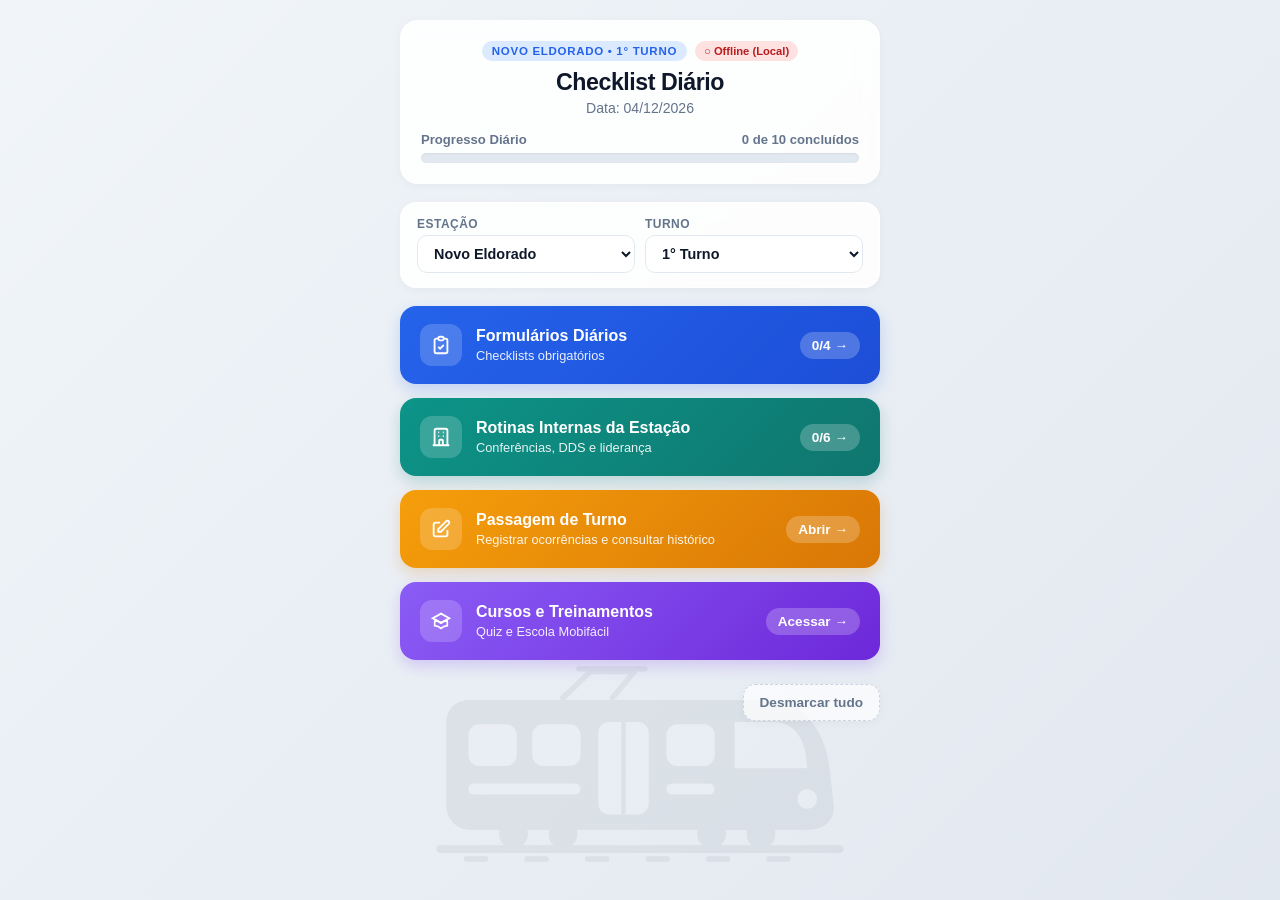
<file: index.html>
<!DOCTYPE html>
<html lang="pt-BR">

<head>
    <meta charset="UTF-8">
    <meta name="viewport" content="width=device-width, initial-scale=1.0">
    <title>Rotina Diária - Painel Principal</title>
    <link rel="stylesheet" href="estilo.css">
    <link rel="manifest" href="manifest.json">
    <meta name="theme-color" content="#2563eb">
    <meta name="apple-mobile-web-app-capable" content="yes">
    <meta name="apple-mobile-web-app-status-bar-style" content="default">
    <meta name="apple-mobile-web-app-title" content="Rotina Estação">
</head>

<body>

    <div class="app-container">
        <header>
            <div class="header-top-row">
                <span class="header-badge" id="badge-estacao">Novo Eldorado • 1° Turno</span>
                <span class="sync-pill" id="sync-status" title="Status da sincronização online">● Conectando...</span>
            </div>
            <h1>Checklist Diário</h1>
            <p id="current-date"></p>

            <div class="progress-summary">
                <span>Progresso Diário</span>
                <span id="progresso-texto">0 de 0 concluídos</span>
            </div>
            <div class="progress-bar-container">
                <div class="progress-bar" id="progress-bar"></div>
            </div>
        </header>

        <section class="shift-selector-card">
            <div class="select-group">
                <label for="select-estacao">Estação</label>
                <select id="select-estacao" onchange="salvarSelecaoPlantao()">
                    <option value="Novo Eldorado">Novo Eldorado</option>
                    <option value="Eldorado">Eldorado</option>
                    <option value="Cidade Industrial">Cidade Industrial</option>
                    <option value="Vila Oeste">Vila Oeste</option>
                    <option value="Gameleira">Gameleira</option>
                    <option value="Nova Suíça">Nova Suíça</option>
                    <option value="Amazonas">Amazonas</option>
                    <option value="Calafate">Calafate</option>
                    <option value="Carlos Prates">Carlos Prates</option>
                    <option value="Lagoinha">Lagoinha</option>
                    <option value="Central">Central</option>
                    <option value="Santa Efigênia">Santa Efigênia</option>
                    <option value="Santa Tereza">Santa Tereza</option>
                    <option value="Horto Florestal">Horto Florestal</option>
                    <option value="Santa Inês">Santa Inês</option>
                    <option value="José Candido Da Silveira">José Candido Da Silveira</option>
                    <option value="Minas Shopping">Minas Shopping</option>
                    <option value="São Gabriel">São Gabriel</option>
                    <option value="Primeiro de maio">Primeiro de maio</option>
                    <option value="Waldomiro Lobo">Waldomiro Lobo</option>
                    <option value="Floramar">Floramar</option>
                    <option value="Vilarinho">Vilarinho</option>
                </select>
            </div>
            <div class="select-group">
                <label for="select-turno">Turno</label>
                <select id="select-turno" onchange="salvarSelecaoPlantao()">
                    <option value="1° Turno">1° Turno</option>
                    <option value="2° Turno">2° Turno</option>
                </select>
            </div>
        </section>

        <div class="celebration-banner" id="celebration-banner">
            🎉 Parabéns! Todas as rotinas obrigatórias deste turno foram concluídas.
        </div>

        <div class="menu-buttons">
            <a href="formularios.html" class="nav-card-btn" id="btn-formularios">
                <div class="btn-left">
                    <div class="btn-icon-box">
                        <svg width="22" height="22" fill="none" stroke="currentColor" stroke-width="2"
                            viewBox="0 0 24 24">
                            <path
                                d="M9 5H7a2 2 0 00-2 2v12a2 2 0 002 2h10a2 2 0 002-2V7a2 2 0 00-2-2h-2M9 5a2 2 0 002 2h2a2 2 0 002-2M9 5a2 2 0 012-2h2a2 2 0 012 2m-6 9l2 2 4-4" />
                        </svg>
                    </div>
                    <div class="btn-text-group">
                        <span>Formulários Diários</span>
                        <span class="btn-subtitle">Checklists obrigatórios</span>
                    </div>
                </div>
                <span class="nav-badge" id="contador-externos">0/0 →</span>
            </a>

            <a href="tarefas.html" class="nav-card-btn secondary" id="btn-internas">
                <div class="btn-left">
                    <div class="btn-icon-box">
                        <svg width="22" height="22" fill="none" stroke="currentColor" stroke-width="2"
                            viewBox="0 0 24 24">
                            <path
                                d="M19 21V5a2 2 0 00-2-2H7a2 2 0 00-2 2v16m14 0h2m-2 0h-5m-9 0H3m2 0h5M9 7h1m-1 4h1m4-4h1m-1 4h1m-5 10v-5a1 1 0 011-1h2a1 1 0 011 1v5m-4 0h4" />
                        </svg>
                    </div>
                    <div class="btn-text-group">
                        <span>Rotinas Internas da Estação</span>
                        <span class="btn-subtitle">Conferências, DDS e liderança</span>
                    </div>
                </div>
                <span class="nav-badge" id="contador-internas">0/0 →</span>
            </a>

            <a href="relatorios.html" class="nav-card-btn amber">
                <div class="btn-left">
                    <div class="btn-icon-box">
                        <svg width="22" height="22" fill="none" stroke="currentColor" stroke-width="2"
                            viewBox="0 0 24 24">
                            <path
                                d="M11 5H6a2 2 0 00-2 2v11a2 2 0 002 2h11a2 2 0 002-2v-5m-1.414-9.414a2 2 0 112.828 2.828L11.828 15H9v-2.828l8.586-8.586z" />
                        </svg>
                    </div>
                    <div class="btn-text-group">
                        <span>Passagem de Turno</span>
                        <span class="btn-subtitle">Registrar ocorrências e consultar histórico</span>
                    </div>
                </div>
                <span class="nav-badge">Abrir →</span>
            </a>

            <a href="Cursos.html" class="nav-card-btn tertiary">
                <div class="btn-left">
                    <div class="btn-icon-box">
                        <svg width="22" height="22" fill="none" stroke="currentColor" stroke-width="2"
                            viewBox="0 0 24 24">
                            <path d="M12 14l9-5-9-5-9 5 9 5z" />
                            <path
                                d="M12 14l6.16-3.422a12.083 12.083 0 01.665 6.479A11.952 11.952 0 0012 20.055a11.952 11.952 0 00-6.824-2.998 12.078 12.078 0 01.665-6.479L12 14z" />
                        </svg>
                    </div>
                    <div class="btn-text-group">
                        <span>Cursos e Treinamentos</span>
                        <span class="btn-subtitle">Quiz e Escola Mobifácil</span>
                    </div>
                </div>
                <span class="nav-badge">Acessar →</span>
            </a>
        </div>

        <div class="panel-footer-actions">
            <button class="reset-btn" onclick="resetManual()">Desmarcar tudo</button>
        </div>
    </div>

    <script src="sync.js"></script>
    <script>
        const idsExternos = ["form_1", "form_2", "form_4", "form_5"];
        const idsInternos = ["check_1", "check_2", "check_3", "check_4", "check_5", "check_6"];
        const idsDiarios = [...idsExternos, ...idsInternos];

        const hoje = obterDataHojeBR();
        document.getElementById('current-date').innerText = `Data: ${hoje}`;
        verificarViradaDeDia();

        function atualizarIndicadorSync(estado) {
            const el = document.getElementById('sync-status');
            el.className = `sync-pill ${estado}`;
            if (estado === 'sincronizando') el.innerText = '↻ Sincronizando...';
            else if (estado === 'online') el.innerText = '● Online';
            else el.innerText = '○ Offline (Local)';
        }

        function carregarSelecaoPlantao() {
            const selectEstacao = document.getElementById('select-estacao');
            const selectTurno = document.getElementById('select-turno');

            const estacaoSalva = localStorage.getItem('checklist_estacao');
            const turnoSalvo = localStorage.getItem('checklist_turno');

            const opcoesValidas = Array.from(selectEstacao.options).map(opt => opt.value);
            if (estacaoSalva && opcoesValidas.includes(estacaoSalva)) {
                selectEstacao.value = estacaoSalva;
            } else {
                selectEstacao.selectedIndex = 0;
                localStorage.setItem('checklist_estacao', selectEstacao.value);
            }

            if (turnoSalvo === '1° Turno' || turnoSalvo === '2° Turno') {
                selectTurno.value = turnoSalvo;
            } else {
                selectTurno.selectedIndex = 0;
                localStorage.setItem('checklist_turno', selectTurno.value);
            }

            atualizarBadgeCabecalho();
        }

        async function salvarSelecaoPlantao() {
            const estacao = document.getElementById('select-estacao').value;
            const turno = document.getElementById('select-turno').value;
            localStorage.setItem('checklist_estacao', estacao);
            localStorage.setItem('checklist_turno', turno);
            atualizarBadgeCabecalho();
            atualizarPainel();
            await sincronizarAgora();
        }

        function atualizarBadgeCabecalho() {
            const estacao = document.getElementById('select-estacao').value;
            const turno = document.getElementById('select-turno').value;
            document.getElementById('badge-estacao').innerText = `${estacao} • ${turno}`;
        }

        function atualizarPainel() {
            const estacao = document.getElementById('select-estacao').value;
            const turno = document.getElementById('select-turno').value;
            const concluidos = lerChecklistLocal(estacao, turno);

            const feitosGeral = idsDiarios.filter(id => concluidos.includes(id)).length;
            const porcentagem = (feitosGeral / idsDiarios.length) * 100;
            document.getElementById('progress-bar').style.width = `${porcentagem}%`;
            document.getElementById('progresso-texto').innerText = `${feitosGeral} de ${idsDiarios.length} concluídos`;

            document.getElementById('celebration-banner').classList.toggle('visible', feitosGeral === idsDiarios.length);

            const externosFeitos = idsExternos.filter(id => concluidos.includes(id)).length;
            document.getElementById('contador-externos').innerText = `${externosFeitos}/${idsExternos.length} →`;
            document.getElementById('btn-formularios').classList.toggle('all-done', externosFeitos === idsExternos.length);

            const internasFeitas = idsInternos.filter(id => concluidos.includes(id)).length;
            document.getElementById('contador-internas').innerText = `${internasFeitas}/${idsInternos.length} →`;
            document.getElementById('btn-internas').classList.toggle('all-done', internasFeitas === idsInternos.length);
        }

        async function sincronizarAgora() {
            const estacao = document.getElementById('select-estacao').value;
            const turno = document.getElementById('select-turno').value;
            const mapa = await buscarChecklistsOnline(atualizarIndicadorSync);
            if (mapa !== null) {
                const chave = `${estacao}_${turno}`;
                if (!mapa[chave]) {
                    salvarChecklistLocal(estacao, turno, []);
                }
                atualizarPainel();
            }
        }

        async function resetManual() {
            const estacao = document.getElementById('select-estacao').value;
            const turno = document.getElementById('select-turno').value;
            if (confirm(`Deseja desmarcar todos os formulários e rotinas de ${estacao} (${turno}) para toda a equipe?`)) {
                salvarChecklistLocal(estacao, turno, []);
                atualizarPainel();
                await enviarChecklistOnline(estacao, turno, [], atualizarIndicadorSync, {
                    acao: 'reset'
                });
            }
        }

        carregarSelecaoPlantao();
        atualizarPainel();
        sincronizarAgora();
        iniciarSincronizacaoAutomatica(sincronizarAgora);

        window.addEventListener('pageshow', () => {
            carregarSelecaoPlantao();
            atualizarPainel();
            sincronizarAgora();
        });

        if ('serviceWorker' in navigator) {
            window.addEventListener('load', () => {
                navigator.serviceWorker.register('./sw.js').catch(() => { });
            });
        }
    </script>

</body>

</html>
</file>
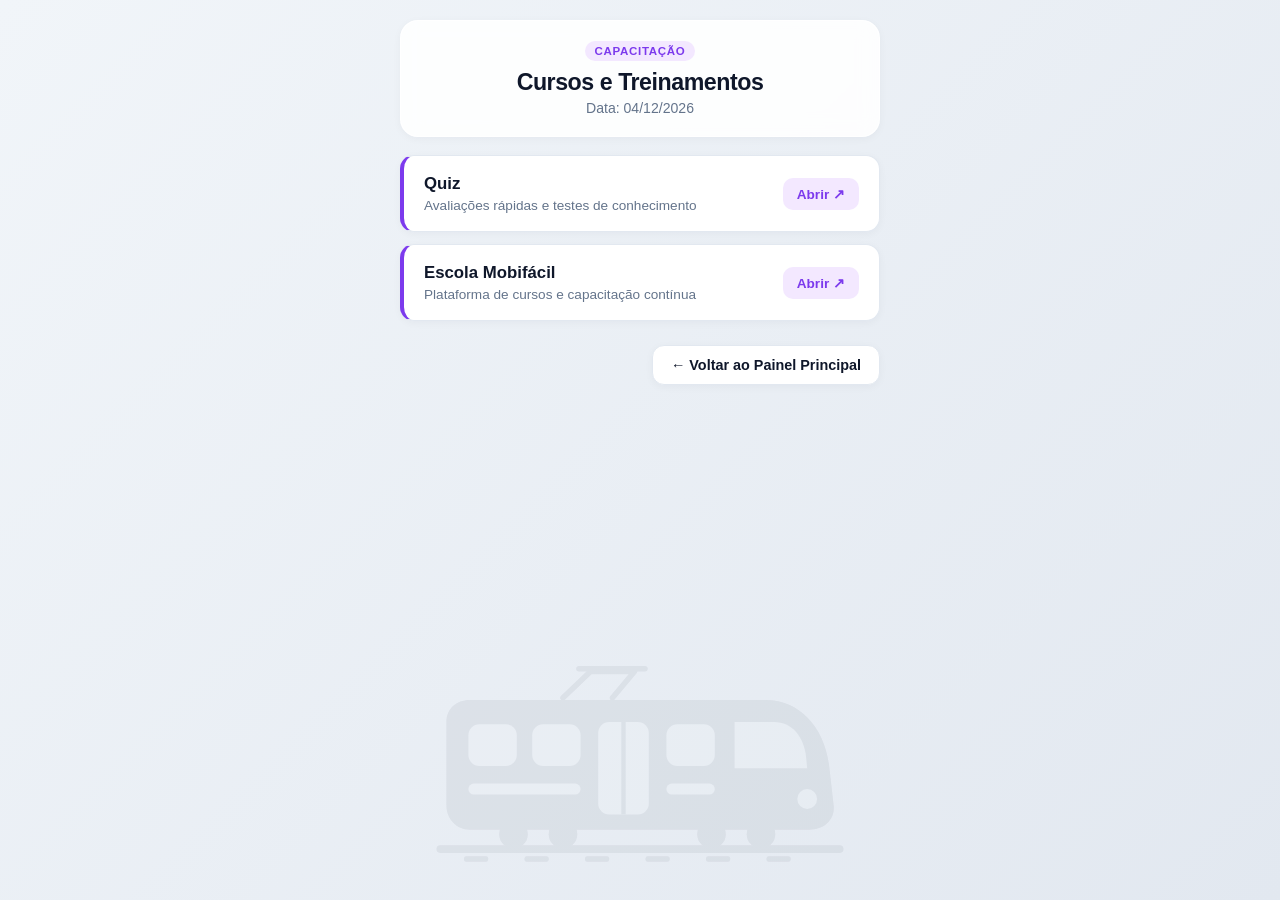
<file: Cursos.html>
<!DOCTYPE html>
<html lang="pt-BR">

<head>
    <meta charset="UTF-8">
    <meta name="viewport" content="width=device-width, initial-scale=1.0">
    <title>Cursos e Treinamentos</title>
    <link rel="stylesheet" href="estilo.css">
    <link rel="manifest" href="manifest.json">
    <meta name="theme-color" content="#2563eb">
    <meta name="apple-mobile-web-app-capable" content="yes">
    <meta name="apple-mobile-web-app-status-bar-style" content="default">
    <meta name="apple-mobile-web-app-title" content="Rotina Estação">
</head>

<body>

    <div class="app-container">
        <header>
            <span class="header-badge" style="color: #7c3aed; background: #f3e8ff;">Capacitação</span>
            <h1>Cursos e Treinamentos</h1>
            <p id="current-date"></p>
        </header>

        <div class="access-list">
            <a href="https://script.google.com/a/macros/metrobh.com.br/s/AKfycbzaS_b4hh9A1421iVJsr9qy0ur7krLMLmgjexrkRXWZIOcwu0ZyKPLjtSvx0L5JB3CB/exec" target="_blank" class="access-card">
                <div class="access-info">
                    <span class="access-title">Quiz</span>
                    <span class="access-desc">Avaliações rápidas e testes de conhecimento</span>
                </div>
                <span class="access-icon">Abrir ↗</span>
            </a>

            <a href="https://escolamobifacil.didactica.com.br/home" target="_blank" class="access-card">
                <div class="access-info">
                    <span class="access-title">Escola Mobifácil</span>
                    <span class="access-desc">Plataforma de cursos e capacitação contínua</span>
                </div>
                <span class="access-icon">Abrir ↗</span>
            </a>
        </div>

        <nav class="bottom-nav">
            <a href="index.html" class="back-btn">← Voltar ao Painel Principal</a>
        </nav>
    </div>

    <script>
        const hoje = new Date().toLocaleDateString('pt-BR');
        document.getElementById('current-date').innerText = `Data: ${hoje}`;
    </script>

</body>

</html>
</file>
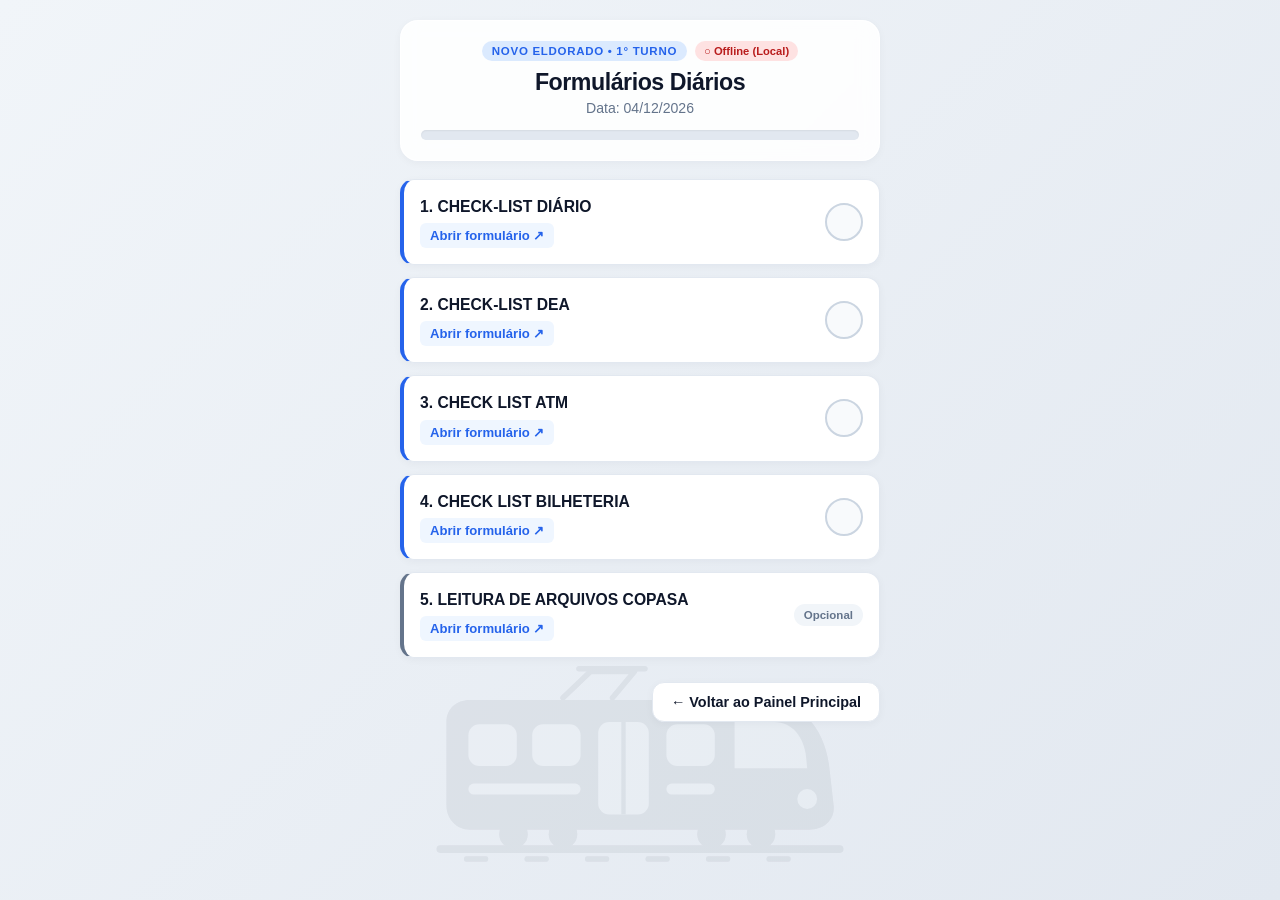
<file: formularios.html>
<!DOCTYPE html>
<html lang="pt-BR">

<head>
    <meta charset="UTF-8">
    <meta name="viewport" content="width=device-width, initial-scale=1.0">
    <title>Formulários Diários - Checklist</title>
    <link rel="stylesheet" href="estilo.css">
    <link rel="manifest" href="manifest.json">
    <meta name="theme-color" content="#2563eb">
    <meta name="apple-mobile-web-app-capable" content="yes">
    <meta name="apple-mobile-web-app-status-bar-style" content="default">
    <meta name="apple-mobile-web-app-title" content="Rotina Estação">
</head>

<body>

    <div class="app-container">
        <header>
            <div class="header-top-row">
                <span class="header-badge" id="badge-estacao">Novo Eldorado • 1° Turno</span>
                <span class="sync-pill" id="sync-status">● Conectando...</span>
            </div>
            <h1>Formulários Diários</h1>
            <p id="current-date"></p>
            <div class="progress-bar-container">
                <div class="progress-bar" id="progress-bar"></div>
            </div>
        </header>

        <div class="task-list" id="task-list"></div>

        <nav class="bottom-nav">
            <a href="index.html" class="back-btn">← Voltar ao Painel Principal</a>
        </nav>
    </div>

    <script src="sync.js"></script>
    <script>
        const formulariosExternos = [
            {
                id: "form_1",
                titulo: "1. CHECK-LIST DIÁRIO",
                url: "https://docs.google.com/forms/d/e/1FAIpQLSc4v6_KL56tjJqakxfiiy4c0zPyR8ElrLbuv0aFtrZYO-GXLA/viewform",
                contabilizar: true
            },
            {
                id: "form_2",
                titulo: "2. CHECK-LIST DEA",
                url: "https://docs.google.com/forms/d/1Uiq2Z85dtfQXVUfXPlFWl8kIqPLkMXTXzFLw_-5H6fU/viewform?edit_requested=true",
                contabilizar: true
            },
            {
                id: "form_4",
                titulo: "3. CHECK LIST ATM",
                url: "https://docs.google.com/forms/d/e/1FAIpQLSdYCd0Q0nhNq9eIgOBBBllZMWqLrbCgojTKJsIIeiToH_mxVQ/viewform",
                contabilizar: true
            },
            {
                id: "form_5",
                titulo: "4. CHECK LIST BILHETERIA",
                url: "https://docs.google.com/forms/d/e/1FAIpQLSczaFm92wFpjvR05Mt1rx2WoZFav8NR_H0EaTQT44QrOhqIxg/viewform",
                contabilizar: true
            },
            {
                id: "form_copasa",
                titulo: "5. LEITURA DE ARQUIVOS COPASA",
                url: "https://docs.google.com/forms/d/e/1FAIpQLSfKsgOPBiNZwsiREOLCmVUlEI5LEH1idKyxVlxCDD83rC9aNw/viewform",
                contabilizar: false
            }
        ];

        const hoje = obterDataHojeBR();
        document.getElementById('current-date').innerText = `Data: ${hoje}`;
        verificarViradaDeDia();

        const estacaoAtual = localStorage.getItem('checklist_estacao') || 'Novo Eldorado';
        const turnoAtual = localStorage.getItem('checklist_turno') || '1° Turno';

        document.getElementById('badge-estacao').innerText = `${estacaoAtual} • ${turnoAtual}`;

        let concluidos = lerChecklistLocal(estacaoAtual, turnoAtual);

        function atualizarIndicadorSync(estado) {
            const el = document.getElementById('sync-status');
            el.className = `sync-pill ${estado}`;
            if (estado === 'sincronizando') el.innerText = '↻ Sincronizando...';
            else if (estado === 'online') el.innerText = '● Online';
            else el.innerText = '○ Offline (Local)';
        }

        function renderizarLista() {
            const container = document.getElementById('task-list');
            container.innerHTML = '';

            formulariosExternos.forEach(item => {
                const isDone = concluidos.includes(item.id);
                const card = document.createElement('div');
                card.className = `task-card ${isDone ? 'completed' : ''}`;

                if (!item.contabilizar) {
                    card.style.borderLeftColor = '#64748b';
                }

                card.innerHTML = `
                    <div class="task-info">
                        <span class="task-title">${item.titulo}</span>
                        <a href="${item.url}" target="_blank" class="task-link" onclick="aoClicarNoLink('${item.id}')">Abrir formulário ↗</a>
                    </div>
                    ${item.contabilizar ? `
                    <button class="check-btn" onclick="alternarCheck('${item.id}')" title="Marcar como concluído">
                        ✓
                    </button>
                    ` : `
                    <span style="font-size: 0.72rem; font-weight: 700; color: #64748b; background: #f1f5f9; padding: 5px 10px; border-radius: 999px; flex-shrink: 0;">
                        Opcional
                    </span>
                    `}
                `;

                container.appendChild(card);
            });

            atualizarProgresso();
        }

        async function alternarCheck(id) {
            const estavaMarcado = concluidos.includes(id);
            if (estavaMarcado) {
                concluidos = concluidos.filter(item => item !== id);
            } else {
                concluidos.push(id);
            }
            renderizarLista();
            await enviarChecklistOnline(estacaoAtual, turnoAtual, concluidos, atualizarIndicadorSync, {
                acao: estavaMarcado ? 'desmarcar' : 'marcar',
                itemId: id
            });
        }

        async function aoClicarNoLink(id) {
            const item = formulariosExternos.find(f => f.id === id);
            if (!item || !item.contabilizar) return;

            if (!concluidos.includes(id)) {
                concluidos.push(id);
                renderizarLista();
                await enviarChecklistOnline(estacaoAtual, turnoAtual, concluidos, atualizarIndicadorSync, {
                    acao: 'marcar',
                    itemId: id
                });
            }
        }

        function atualizarProgresso() {
            const obrigatorios = formulariosExternos.filter(item => item.contabilizar);
            const feitosObrigatorios = obrigatorios.filter(item => concluidos.includes(item.id)).length;
            const porcentagem = (feitosObrigatorios / obrigatorios.length) * 100;
            document.getElementById('progress-bar').style.width = `${porcentagem}%`;
        }

        async function sincronizarLista() {
            const mapa = await buscarChecklistsOnline(atualizarIndicadorSync);
            if (mapa !== null) {
                const chave = `${estacaoAtual}_${turnoAtual}`;
                concluidos = mapa[chave] || [];
                salvarChecklistLocal(estacaoAtual, turnoAtual, concluidos);
                renderizarLista();
            }
        }

        renderizarLista();
        sincronizarLista();
        iniciarSincronizacaoAutomatica(sincronizarLista);
    </script>

</body>

</html>
</file>
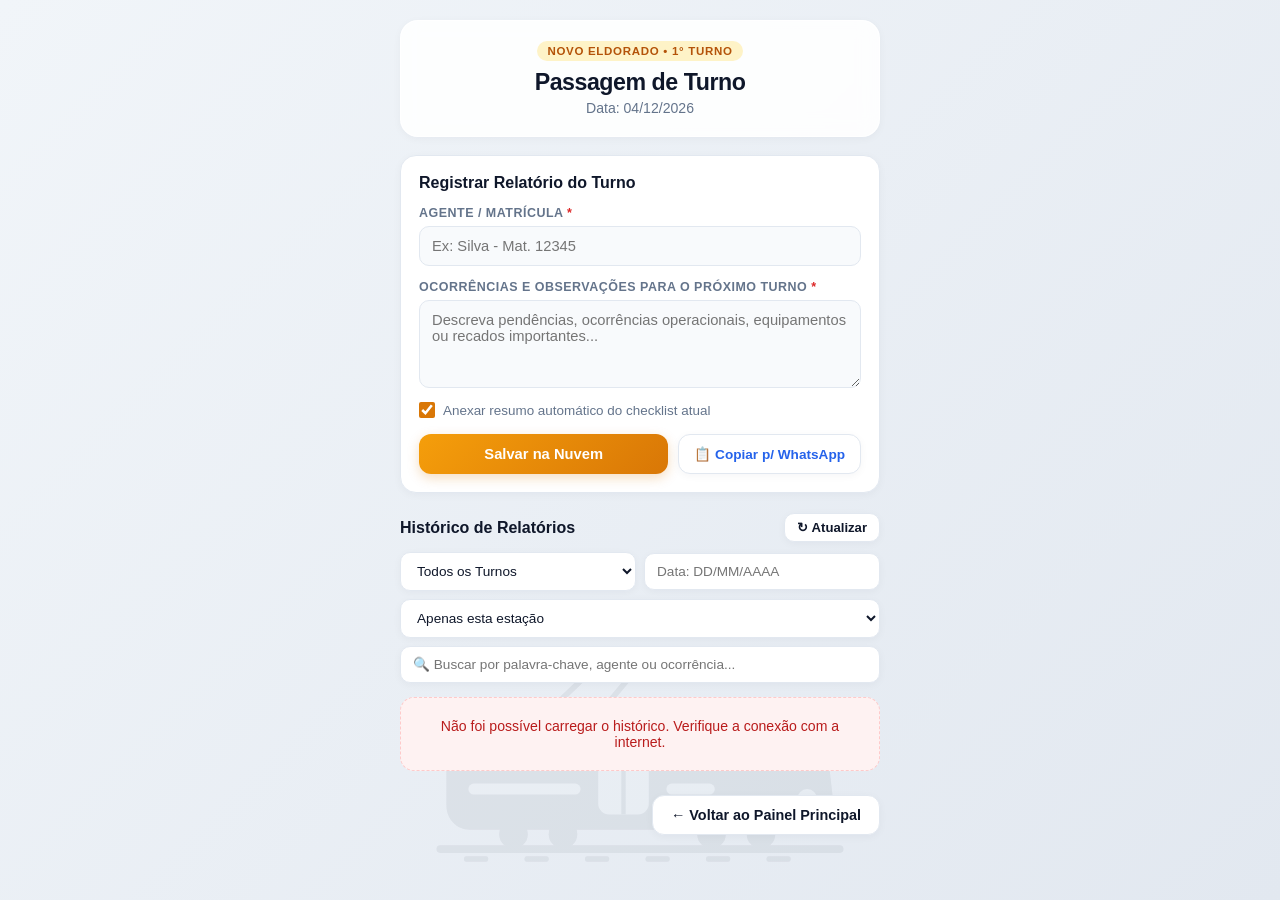
<file: relatorios.html>
<!DOCTYPE html>
<html lang="pt-BR">

<head>
    <meta charset="UTF-8">
    <meta name="viewport" content="width=device-width, initial-scale=1.0">
    <title>Passagem de Turno - Relatórios</title>
    <link rel="stylesheet" href="estilo.css">
    <link rel="manifest" href="manifest.json">
    <meta name="theme-color" content="#d97706">
    <meta name="apple-mobile-web-app-capable" content="yes">
    <meta name="apple-mobile-web-app-status-bar-style" content="default">
    <meta name="apple-mobile-web-app-title" content="Rotina Estação">
</head>

<body>

    <div class="app-container">
        <header>
            <span class="header-badge" id="badge-estacao" style="color: #b45309; background: #fef3c7;">Novo Eldorado •
                1° Turno</span>
            <h1>Passagem de Turno</h1>
            <p id="current-date"></p>
        </header>

        <section class="report-form-card">
            <h2 class="section-title">Registrar Relatório do Turno</h2>

            <div class="form-group">
                <label for="input-agente">Agente / Matrícula <span class="required-mark">*</span></label>
                <input type="text" id="input-agente" placeholder="Ex: Silva - Mat. 12345" maxlength="80" required>
            </div>

            <div class="form-group">
                <label for="input-texto">Ocorrências e Observações para o Próximo Turno <span
                        class="required-mark">*</span></label>
                <textarea id="input-texto" rows="4"
                    placeholder="Descreva pendências, ocorrências operacionais, equipamentos ou recados importantes..."
                    required></textarea>
            </div>

            <div class="checkbox-inline">
                <input type="checkbox" id="incluir-checklist" checked>
                <label for="incluir-checklist">Anexar resumo automático do checklist atual</label>
            </div>

            <div class="form-actions">
                <button type="button" class="submit-report-btn" id="btn-enviar" onclick="enviarRelatorio()">
                    Salvar na Nuvem
                </button>
                <button type="button" class="copy-report-btn" id="btn-copiar-wpp" onclick="copiarParaWhatsApp()">
                    📋 Copiar p/ WhatsApp
                </button>
            </div>

            <div id="status-feedback" class="status-feedback"></div>
        </section>

        <section class="history-section">
            <div class="history-header">
                <h2 class="section-title">Histórico de Relatórios</h2>
                <button type="button" class="refresh-btn" onclick="carregarRelatorios()">↻ Atualizar</button>
            </div>

            <div class="filter-bar-enhanced">
                <div class="filter-row-top">
                    <select id="filtro-turno" onchange="aplicarFiltros()">
                        <option value="TODOS">Todos os Turnos</option>
                        <option value="1° Turno">1° Turno</option>
                        <option value="2° Turno">2° Turno</option>
                    </select>

                    <div class="date-input-wrapper">
                        <input type="text" id="filtro-data" placeholder="Data: DD/MM/AAAA" maxlength="10"
                            inputmode="numeric" oninput="mascaraDataEFiltrar(this)">
                        <button type="button" id="btn-limpar-data" class="clear-filter-btn" onclick="limparFiltroData()"
                            title="Limpar data" style="display: none;">✕</button>
                    </div>
                </div>

                <select id="filtro-estacao" onchange="aplicarFiltros()">
                    <option value="ATUAL">Apenas esta estação</option>
                    <option value="TODAS">Todas as estações</option>
                    <option value="Novo Eldorado">Novo Eldorado</option>
                    <option value="Eldorado">Eldorado</option>
                    <option value="Cidade Industrial">Cidade Industrial</option>
                    <option value="Vila Oeste">Vila Oeste</option>
                    <option value="Gameleira">Gameleira</option>
                    <option value="Nova Suíça">Nova Suíça</option>
                    <option value="Amazonas">Amazonas</option>
                    <option value="Calafate">Calafate</option>
                    <option value="Carlos Prates">Carlos Prates</option>
                    <option value="Lagoinha">Lagoinha</option>
                    <option value="Central">Central</option>
                    <option value="Santa Efigênia">Santa Efigênia</option>
                    <option value="Santa Tereza">Santa Tereza</option>
                    <option value="Horto Florestal">Horto Florestal</option>
                    <option value="Santa Inês">Santa Inês</option>
                    <option value="José Candido Da Silveira">José Candido Da Silveira</option>
                    <option value="Minas Shopping">Minas Shopping</option>
                    <option value="São Gabriel">São Gabriel</option>
                    <option value="Primeiro de maio">Primeiro de maio</option>
                    <option value="Waldomiro Lobo">Waldomiro Lobo</option>
                    <option value="Floramar">Floramar</option>
                    <option value="Vilarinho">Vilarinho</option>
                </select>

                <div class="date-input-wrapper">
                    <input type="text" id="filtro-palavra"
                        placeholder="🔍 Buscar por palavra-chave, agente ou ocorrência..."
                        oninput="aoDigitarPalavra(this)">
                    <button type="button" id="btn-limpar-palavra" class="clear-filter-btn"
                        onclick="limparFiltroPalavra()" title="Limpar busca" style="display: none;">✕</button>
                </div>
            </div>

            <div id="lista-relatorios" class="report-list">
                <div class="loading-box">Carregando relatórios da nuvem...</div>
            </div>
        </section>

        <nav class="bottom-nav">
            <a href="index.html" class="back-btn">← Voltar ao Painel Principal</a>
        </nav>
    </div>

    <script>
        const SCRIPT_URL = "https://script.google.com/macros/s/AKfycbywPITfSjedOrEEIPIgeyAxL33JZ-QWRTw_rdgZx4WGz7P7TM4Ksi3ZLyEokTpOs9qg/exec";

        const hoje = new Date().toLocaleDateString('pt-BR');
        document.getElementById('current-date').innerText = `Data: ${hoje}`;

        const estacaoAtual = localStorage.getItem('checklist_estacao') || 'Novo Eldorado';
        const turnoAtual = localStorage.getItem('checklist_turno') || '1° Turno';
        document.getElementById('badge-estacao').innerText = `${estacaoAtual} • ${turnoAtual}`;

        const inputAgente = document.getElementById('input-agente');
        const inputTexto = document.getElementById('input-texto');
        const agenteSalvo = localStorage.getItem('checklist_agente');
        if (agenteSalvo) {
            inputAgente.value = agenteSalvo;
        }

        inputAgente.addEventListener('input', () => {
            inputAgente.classList.remove('input-error');
            localStorage.setItem('checklist_agente', inputAgente.value);
        });
        inputTexto.addEventListener('input', () => {
            inputTexto.classList.remove('input-error');
        });

        let todosRelatorios = [];

        function normalizarDataBR(valor) {
            const texto = String(valor || '').trim();
            if (!texto) return '';

            // Já está no formato DD/MM/AAAA
            if (/^\d{2}\/\d{2}\/\d{4}/.test(texto)) {
                return texto;
            }

            // Converte caso venha como ISO (2026-11-22T...) ou Date string
            const dataObj = new Date(texto);
            if (!isNaN(dataObj.getTime())) {
                const dia = String(dataObj.getDate()).padStart(2, '0');
                const mes = String(dataObj.getMonth() + 1).padStart(2, '0');
                const ano = dataObj.getFullYear();
                const hora = String(dataObj.getHours()).padStart(2, '0');
                const min = String(dataObj.getMinutes()).padStart(2, '0');
                return `${dia}/${mes}/${ano} ${hora}:${min}`;
            }

            return texto;
        }

        function normalizarTextoBusca(str) {
            return String(str || '')
                .toLowerCase()
                .normalize('NFD')
                .replace(/[\u0300-\u036f]/g, '');
        }

        function gerarResumoChecklist() {
            const idsExternos = ["form_1", "form_2", "form_4", "form_5"];
            const idsInternos = ["check_1", "check_2", "check_3", "check_4", "check_5", "check_6"];
            const chaveConcluidos = `checklist_concluidos_${estacaoAtual}_${turnoAtual}`;
            const concluidos = JSON.parse(localStorage.getItem(chaveConcluidos)) || [];

            const feitosExt = idsExternos.filter(id => concluidos.includes(id)).length;
            const feitosInt = idsInternos.filter(id => concluidos.includes(id)).length;

            return `Formulários: ${feitosExt}/${idsExternos.length} | Rotinas: ${feitosInt}/${idsInternos.length}`;
        }

        function mostrarStatus(mensagem, tipo) {
            const box = document.getElementById('status-feedback');
            box.innerText = mensagem;
            box.className = `status-feedback visible ${tipo}`;
        }

        function validarCamposObrigatorios() {
            const agente = inputAgente.value.trim();
            const texto = inputTexto.value.trim();

            if (!agente) {
                inputAgente.classList.add('input-error');
                inputAgente.focus();
                mostrarStatus("Preencha o campo obrigatório: Agente / Matrícula.", "error");
                return false;
            }

            if (!texto) {
                inputTexto.classList.add('input-error');
                inputTexto.focus();
                mostrarStatus("Preencha o campo obrigatório: Ocorrências e Observações.", "error");
                return false;
            }

            localStorage.setItem('checklist_agente', agente);
            return true;
        }

        async function enviarRelatorio() {
            if (!validarCamposObrigatorios()) return;

            const agente = inputAgente.value.trim();
            const texto = inputTexto.value.trim();
            const incluirCheck = document.getElementById('incluir-checklist').checked;
            const btnEnviar = document.getElementById('btn-enviar');

            const payload = {
                estacao: estacaoAtual,
                turno: turnoAtual,
                agente: agente,
                texto: texto,
                checklistResumo: incluirCheck ? gerarResumoChecklist() : ""
            };

            btnEnviar.disabled = true;
            btnEnviar.innerText = "Enviando...";
            mostrarStatus("Salvando relatório na planilha...", "info");

            try {
                await fetch(SCRIPT_URL, {
                    method: "POST",
                    mode: "no-cors",
                    headers: { "Content-Type": "text/plain;charset=utf-8" },
                    body: JSON.stringify(payload)
                });

                inputTexto.value = "";
                mostrarStatus("Relatório registrado com sucesso!", "success");

                setTimeout(() => {
                    carregarRelatorios();
                }, 1200);
            } catch (erro) {
                mostrarStatus("Erro de conexão ao salvar. Verifique sua internet.", "error");
            } finally {
                btnEnviar.disabled = false;
                btnEnviar.innerText = "Salvar na Nuvem";
            }
        }

        function copiarParaWhatsApp() {
            if (!validarCamposObrigatorios()) return;

            const agente = inputAgente.value.trim();
            const texto = inputTexto.value.trim();
            const incluirCheck = document.getElementById('incluir-checklist').checked;
            const btn = document.getElementById('btn-copiar-wpp');

            let mensagem = `*PASSAGEM DE TURNO - ${estacaoAtual.toUpperCase()}*\n`;
            mensagem += `📅 Data: ${hoje} | 🕒 ${turnoAtual}\n`;
            mensagem += `👤 Agente: ${agente}\n`;
            if (incluirCheck) {
                mensagem += `✅ ${gerarResumoChecklist()}\n`;
            }
            mensagem += `\n*Relatório / Ocorrências:*\n${texto}`;

            navigator.clipboard.writeText(mensagem).then(() => {
                const original = btn.innerText;
                btn.innerText = "✓ Copiado!";
                btn.classList.add('copied');
                setTimeout(() => {
                    btn.innerText = original;
                    btn.classList.remove('copied');
                }, 2500);
            });
        }

        async function carregarRelatorios() {
            const container = document.getElementById('lista-relatorios');
            container.innerHTML = '<div class="loading-box">Buscando relatórios atualizados...</div>';

            try {
                const resposta = await fetch(`${SCRIPT_URL}?t=${new Date().getTime()}`);
                if (!resposta.ok) throw new Error("Falha na resposta");

                const dadosBrutos = await resposta.json();
                todosRelatorios = (dadosBrutos || []).map(item => ({
                    ...item,
                    dataHoraFormatada: normalizarDataBR(item.dataHora)
                }));
                aplicarFiltros();
            } catch (erro) {
                container.innerHTML = '<div class="empty-box error">Não foi possível carregar o histórico. Verifique a conexão com a internet.</div>';
            }
        }

        function mascaraDataEFiltrar(input) {
            let valor = input.value.replace(/\D/g, '');
            if (valor.length > 8) valor = valor.slice(0, 8);

            if (valor.length >= 5) {
                valor = `${valor.slice(0, 2)}/${valor.slice(2, 4)}/${valor.slice(4)}`;
            } else if (valor.length >= 3) {
                valor = `${valor.slice(0, 2)}/${valor.slice(2)}`;
            }

            input.value = valor;
            document.getElementById('btn-limpar-data').style.display = valor ? 'flex' : 'none';
            aplicarFiltros();
        }

        function limparFiltroData() {
            const inputData = document.getElementById('filtro-data');
            inputData.value = '';
            document.getElementById('btn-limpar-data').style.display = 'none';
            aplicarFiltros();
        }

        function aoDigitarPalavra(input) {
            document.getElementById('btn-limpar-palavra').style.display = input.value.trim() ? 'flex' : 'none';
            aplicarFiltros();
        }

        function limparFiltroPalavra() {
            const inputPalavra = document.getElementById('filtro-palavra');
            inputPalavra.value = '';
            document.getElementById('btn-limpar-palavra').style.display = 'none';
            aplicarFiltros();
        }

        function aplicarFiltros() {
            const filtroEstacao = document.getElementById('filtro-estacao').value;
            const filtroTurno = document.getElementById('filtro-turno').value;
            const filtroData = document.getElementById('filtro-data').value.trim();
            const filtroPalavra = normalizarTextoBusca(document.getElementById('filtro-palavra').value.trim());
            const container = document.getElementById('lista-relatorios');

            let filtrados = todosRelatorios;

            if (filtroEstacao === "ATUAL") {
                filtrados = filtrados.filter(item => item.estacao === estacaoAtual);
            } else if (filtroEstacao !== "TODAS") {
                filtrados = filtrados.filter(item => item.estacao === filtroEstacao);
            }

            if (filtroTurno !== "TODOS") {
                filtrados = filtrados.filter(item => item.turno === filtroTurno);
            }

            if (filtroData !== "") {
                filtrados = filtrados.filter(item => {
                    const apenasData = String(item.dataHoraFormatada || '').split(' ')[0];
                    return apenasData.startsWith(filtroData);
                });
            }

            if (filtroPalavra !== "") {
                filtrados = filtrados.filter(item => {
                    const textoCompleto = normalizarTextoBusca(
                        `${item.texto} ${item.agente} ${item.estacao} ${item.turno} ${item.checklistResumo}`
                    );
                    return textoCompleto.includes(filtroPalavra);
                });
            }

            if (!filtrados || filtrados.length === 0) {
                container.innerHTML = '<div class="empty-box">Nenhum relatório encontrado para os filtros selecionados.</div>';
                return;
            }

            container.innerHTML = '';
            filtrados.forEach(item => {
                const card = document.createElement('div');
                card.className = 'report-item-card';

                const textoFormatado = escaparHTML(item.texto).replace(/\n/g, '<br>');
                const resumoCheck = item.checklistResumo
                    ? `<div class="report-checklist-tag">📋 ${escaparHTML(item.checklistResumo)}</div>`
                    : '';

                card.innerHTML = `
                    <div class="report-item-header">
                        <span class="report-station-tag">${escaparHTML(item.estacao)} • ${escaparHTML(item.turno)}</span>
                        <span class="report-date">${escaparHTML(item.dataHoraFormatada)}</span>
                    </div>
                    <div class="report-author">👤 ${escaparHTML(item.agente)}</div>
                    <div class="report-body">${textoFormatado}</div>
                    ${resumoCheck}
                `;
                container.appendChild(card);
            });
        }

        function escaparHTML(str) {
            return String(str || '')
                .replace(/&/g, '&amp;')
                .replace(/</g, '&lt;')
                .replace(/>/g, '&gt;')
                .replace(/"/g, '&quot;');
        }

        carregarRelatorios();
    </script>

</body>

</html>
</file>
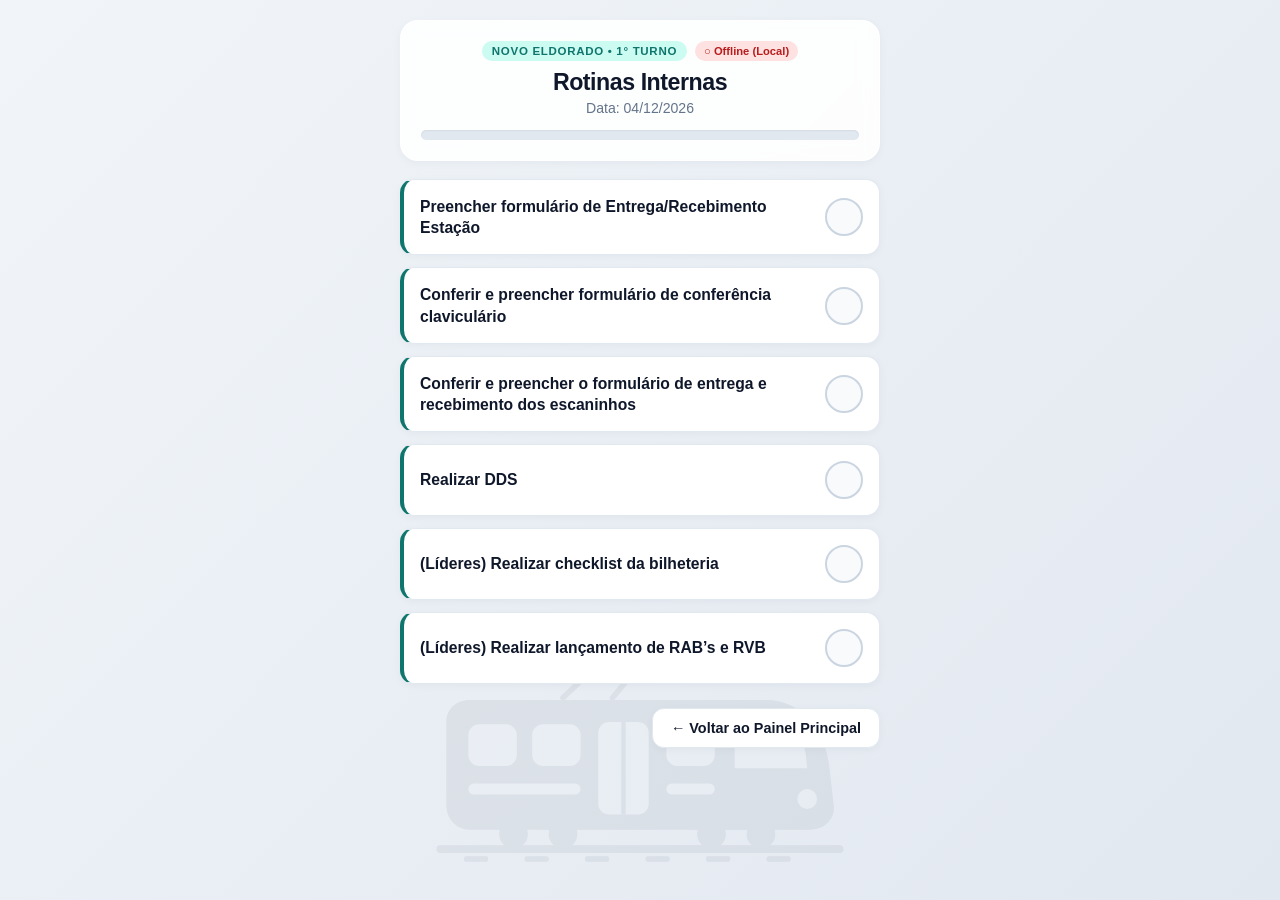
<file: tarefas.html>
<!DOCTYPE html>
<html lang="pt-BR">

<head>
    <meta charset="UTF-8">
    <meta name="viewport" content="width=device-width, initial-scale=1.0">
    <title>Rotinas Internas - Checklist</title>
    <link rel="stylesheet" href="estilo.css">
    <link rel="manifest" href="manifest.json">
    <meta name="theme-color" content="#2563eb">
    <meta name="apple-mobile-web-app-capable" content="yes">
    <meta name="apple-mobile-web-app-status-bar-style" content="default">
    <meta name="apple-mobile-web-app-title" content="Rotina Estação">
</head>

<body>

    <div class="app-container">
        <header>
            <div class="header-top-row">
                <span class="header-badge" id="badge-estacao" style="color: #0f766e; background: #ccfbf1;">Novo Eldorado
                    •
                    1° Turno</span>
                <span class="sync-pill" id="sync-status">● Conectando...</span>
            </div>
            <h1>Rotinas Internas</h1>
            <p id="current-date"></p>
            <div class="progress-bar-container">
                <div class="progress-bar" id="progress-bar"></div>
            </div>
        </header>

        <div class="task-list" id="task-list"></div>

        <nav class="bottom-nav">
            <a href="index.html" class="back-btn">← Voltar ao Painel Principal</a>
        </nav>
    </div>

    <script src="sync.js"></script>
    <script>
        const tarefasInternas = [
            {
                id: "check_1",
                titulo: "Preencher formulário de Entrega/Recebimento Estação"
            },
            {
                id: "check_2",
                titulo: "Conferir e preencher formulário de conferência claviculário"
            },
            {
                id: "check_3",
                titulo: "Conferir e preencher o formulário de entrega e recebimento dos escaninhos"
            },
            {
                id: "check_4",
                titulo: "Realizar DDS"
            },
            {
                id: "check_5",
                titulo: "(Líderes) Realizar checklist da bilheteria"
            },
            {
                id: "check_6",
                titulo: "(Líderes) Realizar lançamento de RAB’s e RVB"
            }
        ];

        const hoje = obterDataHojeBR();
        document.getElementById('current-date').innerText = `Data: ${hoje}`;
        verificarViradaDeDia();

        const estacaoAtual = localStorage.getItem('checklist_estacao') || 'Novo Eldorado';
        const turnoAtual = localStorage.getItem('checklist_turno') || '1° Turno';

        document.getElementById('badge-estacao').innerText = `${estacaoAtual} • ${turnoAtual}`;

        let concluidos = lerChecklistLocal(estacaoAtual, turnoAtual);

        function atualizarIndicadorSync(estado) {
            const el = document.getElementById('sync-status');
            el.className = `sync-pill ${estado}`;
            if (estado === 'sincronizando') el.innerText = '↻ Sincronizando...';
            else if (estado === 'online') el.innerText = '● Online';
            else el.innerText = '○ Offline (Local)';
        }

        function renderizarLista() {
            const container = document.getElementById('task-list');
            container.innerHTML = '';

            tarefasInternas.forEach(item => {
                const isDone = concluidos.includes(item.id);
                const card = document.createElement('div');
                card.className = `task-card internal-theme ${isDone ? 'completed' : ''}`;

                card.innerHTML = `
                    <div class="task-info">
                        <span class="task-title">${item.titulo}</span>
                    </div>
                    <button class="check-btn" onclick="alternarCheck('${item.id}')" title="Marcar como concluído">
                        ✓
                    </button>
                `;

                container.appendChild(card);
            });

            atualizarProgresso();
        }

        async function alternarCheck(id) {
            const estavaMarcado = concluidos.includes(id);
            if (estavaMarcado) {
                concluidos = concluidos.filter(item => item !== id);
            } else {
                concluidos.push(id);
            }
            renderizarLista();
            await enviarChecklistOnline(estacaoAtual, turnoAtual, concluidos, atualizarIndicadorSync, {
                acao: estavaMarcado ? 'desmarcar' : 'marcar',
                itemId: id
            });
        }
        function atualizarProgresso() {
            const feitosInternos = tarefasInternas.filter(item => concluidos.includes(item.id)).length;
            const porcentagem = (feitosInternos / tarefasInternas.length) * 100;
            document.getElementById('progress-bar').style.width = `${porcentagem}%`;
        }

        async function sincronizarLista() {
            const mapa = await buscarChecklistsOnline(atualizarIndicadorSync);
            if (mapa !== null) {
                const chave = `${estacaoAtual}_${turnoAtual}`;
                concluidos = mapa[chave] || [];
                salvarChecklistLocal(estacaoAtual, turnoAtual, concluidos);
                renderizarLista();
            }
        }

        renderizarLista();
        sincronizarLista();
        iniciarSincronizacaoAutomatica(sincronizarLista);
    </script>

</body>

</html>
</file>
<file: estilo.css>
:root {
    --bg-gradient: linear-gradient(135deg, #f1f5f9 0%, #e2e8f0 100%);
    --card-bg: #ffffff;
    --glass-bg: rgba(255, 255, 255, 0.88);
    --primary: #2563eb;
    --primary-grad: linear-gradient(135deg, #2563eb 0%, #1d4ed8 100%);
    --secondary: #0f766e;
    --secondary-grad: linear-gradient(135deg, #0d9488 0%, #0f766e 100%);
    --tertiary: #7c3aed;
    --tertiary-grad: linear-gradient(135deg, #8b5cf6 0%, #6d28d9 100%);
    --success: #16a34a;
    --success-grad: linear-gradient(135deg, #22c55e 0%, #15803d 100%);
    --success-bg: #f0fdf4;
    --text-main: #0f172a;
    --text-muted: #64748b;
    --border: #e2e8f0;
    --shadow-sm: 0 2px 8px rgba(15, 23, 42, 0.04);
    --shadow-md: 0 8px 20px rgba(15, 23, 42, 0.07);
}

* {
    box-sizing: border-box;
    margin: 0;
    padding: 0;
    font-family: -apple-system, BlinkMacSystemFont, "Segoe UI", Roboto, Helvetica, Arial, sans-serif;
    -webkit-tap-highlight-color: transparent;
}

body {
    background: var(--bg-gradient);
    color: var(--text-main);
    min-height: 100vh;
    display: flex;
    justify-content: center;
    padding: 20px 16px 40px;
    position: relative;
}

body::before {
    content: "";
    position: fixed;
    inset: 0;
    pointer-events: none;
    z-index: 0;
    opacity: 0.055;
    background-repeat: no-repeat;
    background-position: center bottom 24px;
    background-size: min(440px, 88vw);
    background-image: url("data:image/svg+xml,%3Csvg xmlns='http://www.w3.org/2000/svg' viewBox='0 0 400 220' fill='%230f172a'%3E%3Crect x='15' y='192' width='370' height='7' rx='3.5'/%3E%3Crect x='40' y='202' width='22' height='5' rx='2'/%3E%3Crect x='95' y='202' width='22' height='5' rx='2'/%3E%3Crect x='150' y='202' width='22' height='5' rx='2'/%3E%3Crect x='205' y='202' width='22' height='5' rx='2'/%3E%3Crect x='260' y='202' width='22' height='5' rx='2'/%3E%3Crect x='315' y='202' width='22' height='5' rx='2'/%3E%3Cpath d='M130 58 L155 34 L195 34 L175 58' fill='none' stroke='%230f172a' stroke-width='5' stroke-linecap='round' stroke-linejoin='round'/%3E%3Crect x='142' y='29' width='65' height='5' rx='2.5'/%3E%3Cpath d='M45 60 H315 C345 60 368 85 372 120 L376 155 C378 168 368 178 354 178 H45 C33 178 24 168 24 156 V80 C24 68 33 60 45 60 Z'/%3E%3Crect x='44' y='82' width='44' height='38' rx='10' fill='%23f1f5f9'/%3E%3Crect x='102' y='82' width='44' height='38' rx='10' fill='%23f1f5f9'/%3E%3Crect x='162' y='80' width='46' height='84' rx='10' fill='%23f1f5f9'/%3E%3Cline x1='185' y1='80' x2='185' y2='164' stroke='%230f172a' stroke-width='4'/%3E%3Crect x='224' y='82' width='44' height='38' rx='10' fill='%23f1f5f9'/%3E%3Cpath d='M286 80 H322 C338 80 349 93 351 112 L352 122 H286 Z' fill='%23f1f5f9'/%3E%3Ccircle cx='352' cy='150' r='9' fill='%23f1f5f9'/%3E%3Crect x='44' y='136' width='102' height='10' rx='5' fill='%23f1f5f9'/%3E%3Crect x='224' y='136' width='44' height='10' rx='5' fill='%23f1f5f9'/%3E%3Ccircle cx='85' cy='182' r='13'/%3E%3Ccircle cx='130' cy='182' r='13'/%3E%3Ccircle cx='265' cy='182' r='13'/%3E%3Ccircle cx='310' cy='182' r='13'/%3E%3C/svg%3E");
}

.app-container {
    width: 100%;
    max-width: 480px;
    animation: fadeIn 0.3s ease-out;
    position: relative;
    z-index: 1;
}

@keyframes fadeIn {
    from {
        opacity: 0;
        transform: translateY(6px);
    }

    to {
        opacity: 1;
        transform: translateY(0);
    }
}

header {
    background: var(--glass-bg);
    backdrop-filter: blur(10px);
    -webkit-backdrop-filter: blur(10px);
    border: 1px solid rgba(255, 255, 255, 0.9);
    border-radius: 18px;
    padding: 20px;
    margin-bottom: 18px;
    text-align: center;
    box-shadow: var(--shadow-sm);
}

.header-top-row {
    display: flex;
    align-items: center;
    justify-content: center;
    gap: 8px;
    flex-wrap: wrap;
    margin-bottom: 8px;
}

.header-badge {
    display: inline-block;
    font-size: 0.72rem;
    font-weight: 700;
    text-transform: uppercase;
    letter-spacing: 0.06em;
    color: var(--primary);
    background: #dbeafe;
    padding: 4px 10px;
    border-radius: 999px;
    margin-bottom: 8px;
}

.header-top-row .header-badge {
    margin-bottom: 0;
}

.sync-pill {
    display: inline-block;
    font-size: 0.7rem;
    font-weight: 700;
    padding: 4px 9px;
    border-radius: 999px;
    background: #f1f5f9;
    color: #64748b;
}

.sync-pill.online {
    background: #dcfce7;
    color: #15803d;
}

.sync-pill.sincronizando {
    background: #fef3c7;
    color: #b45309;
}

.sync-pill.offline {
    background: #fee2e2;
    color: #b91c1c;
}

header h1 {
    font-size: 1.45rem;
    font-weight: 700;
    letter-spacing: -0.02em;
    margin-bottom: 4px;
}

header p {
    color: var(--text-muted);
    font-size: 0.88rem;
}

.shift-selector-card {
    background: var(--glass-bg);
    backdrop-filter: blur(10px);
    -webkit-backdrop-filter: blur(10px);
    border: 1px solid rgba(255, 255, 255, 0.9);
    border-radius: 16px;
    padding: 14px 16px;
    margin-bottom: 18px;
    box-shadow: var(--shadow-sm);
    display: grid;
    grid-template-columns: 1fr 1fr;
    gap: 10px;
}

.select-group {
    display: flex;
    flex-direction: column;
    gap: 4px;
}

.select-group label {
    font-size: 0.75rem;
    font-weight: 700;
    text-transform: uppercase;
    letter-spacing: 0.04em;
    color: var(--text-muted);
}

.select-group select {
    width: 100%;
    padding: 9px 12px;
    border-radius: 10px;
    border: 1px solid var(--border);
    background-color: #ffffff;
    color: var(--text-main);
    font-size: 0.9rem;
    font-weight: 600;
    cursor: pointer;
    outline: none;
    transition: border-color 0.2s, box-shadow 0.2s;
}

.select-group select:focus {
    border-color: var(--primary);
    box-shadow: 0 0 0 3px rgba(37, 99, 235, 0.12);
}

.progress-summary {
    display: flex;
    justify-content: space-between;
    font-size: 0.82rem;
    color: var(--text-muted);
    margin-top: 16px;
    margin-bottom: 6px;
    font-weight: 600;
}

.progress-bar-container {
    background-color: #e2e8f0;
    border-radius: 999px;
    height: 10px;
    margin-top: 14px;
    overflow: hidden;
    box-shadow: inset 0 1px 2px rgba(0, 0, 0, 0.06);
}

.progress-summary+.progress-bar-container {
    margin-top: 0;
}

.progress-bar {
    background: var(--success-grad);
    height: 100%;
    width: 0%;
    border-radius: 999px;
    transition: width 0.4s cubic-bezier(0.34, 1.56, 0.64, 1);
}

.celebration-banner {
    display: none;
    background: var(--success-bg);
    border: 1px solid #86efac;
    color: #15803d;
    padding: 12px 16px;
    border-radius: 12px;
    font-size: 0.9rem;
    font-weight: 600;
    text-align: center;
    margin-bottom: 16px;
    animation: popIn 0.3s ease;
}

.celebration-banner.visible {
    display: block;
}

@keyframes popIn {
    0% {
        transform: scale(0.95);
        opacity: 0;
    }

    100% {
        transform: scale(1);
        opacity: 1;
    }
}

.menu-buttons {
    display: flex;
    flex-direction: column;
    gap: 14px;
}

.nav-card-btn {
    display: flex;
    align-items: center;
    justify-content: space-between;
    width: 100%;
    padding: 18px 20px;
    background: var(--primary-grad);
    color: #ffffff;
    text-decoration: none;
    border-radius: 16px;
    font-weight: 600;
    font-size: 1rem;
    box-shadow: 0 6px 15px rgba(37, 99, 235, 0.22);
    transition: transform 0.2s ease, box-shadow 0.2s ease;
}

.nav-card-btn:hover {
    transform: translateY(-2px);
    box-shadow: 0 10px 20px rgba(37, 99, 235, 0.28);
}

.nav-card-btn:active {
    transform: scale(0.98);
}

.nav-card-btn.secondary {
    background: var(--secondary-grad);
    box-shadow: 0 6px 15px rgba(15, 118, 110, 0.22);
}

.nav-card-btn.secondary:hover {
    box-shadow: 0 10px 20px rgba(15, 118, 110, 0.28);
}

.nav-card-btn.tertiary {
    background: var(--tertiary-grad);
    box-shadow: 0 6px 15px rgba(124, 58, 237, 0.22);
}

.nav-card-btn.tertiary:hover {
    box-shadow: 0 10px 20px rgba(124, 58, 237, 0.28);
}

.nav-card-btn.all-done {
    background: var(--success-grad);
    box-shadow: 0 6px 15px rgba(22, 163, 74, 0.24);
}

.btn-left {
    display: flex;
    align-items: center;
    gap: 14px;
}

.btn-icon-box {
    width: 42px;
    height: 42px;
    border-radius: 12px;
    background: rgba(255, 255, 255, 0.18);
    display: flex;
    align-items: center;
    justify-content: center;
    flex-shrink: 0;
}

.btn-text-group {
    display: flex;
    flex-direction: column;
    gap: 3px;
}

.btn-subtitle {
    font-size: 0.8rem;
    font-weight: 400;
    opacity: 0.9;
}

.nav-badge {
    background-color: rgba(255, 255, 255, 0.22);
    padding: 6px 12px;
    border-radius: 999px;
    font-size: 0.85rem;
    font-weight: 700;
    flex-shrink: 0;
    margin-left: 10px;
}

.task-list,
.access-list {
    display: flex;
    flex-direction: column;
    gap: 12px;
}

.task-card {
    background-color: var(--card-bg);
    border: 1px solid var(--border);
    border-left: 4px solid var(--primary);
    border-radius: 14px;
    padding: 16px;
    display: flex;
    align-items: center;
    justify-content: space-between;
    box-shadow: var(--shadow-sm);
    transition: all 0.25s ease;
}

.task-card.internal-theme {
    border-left-color: var(--secondary);
}

.task-card:hover {
    box-shadow: var(--shadow-md);
    transform: translateY(-1px);
}

.task-card.completed {
    background-color: var(--success-bg);
    border-color: #bbf7d0;
    border-left-color: var(--success);
}

.task-info {
    flex: 1;
    padding-right: 12px;
}

.task-title {
    font-weight: 600;
    font-size: 0.98rem;
    line-height: 1.35;
    display: block;
}

.task-info .task-link {
    margin-top: 6px;
}

.task-card.completed .task-title {
    text-decoration: line-through;
    color: #15803d;
    opacity: 0.85;
}

.task-link {
    display: inline-flex;
    align-items: center;
    gap: 4px;
    color: var(--primary);
    background: #eff6ff;
    padding: 5px 10px;
    border-radius: 6px;
    text-decoration: none;
    font-size: 0.82rem;
    font-weight: 600;
    transition: background-color 0.2s;
}

.task-link:hover {
    background: #dbeafe;
}

.check-btn {
    width: 38px;
    height: 38px;
    border-radius: 50%;
    border: 2px solid #cbd5e1;
    background-color: #f8fafc;
    color: transparent;
    font-size: 1.15rem;
    font-weight: bold;
    cursor: pointer;
    display: flex;
    align-items: center;
    justify-content: center;
    transition: all 0.25s cubic-bezier(0.34, 1.56, 0.64, 1);
    flex-shrink: 0;
}

.check-btn:hover {
    border-color: var(--success);
}

.task-card.completed .check-btn {
    background: var(--success-grad);
    border-color: transparent;
    color: #fff;
    transform: scale(1.06);
    box-shadow: 0 3px 8px rgba(22, 163, 74, 0.3);
}

.access-card {
    background-color: var(--card-bg);
    border: 1px solid var(--border);
    border-left: 4px solid var(--tertiary);
    border-radius: 14px;
    padding: 18px 20px;
    display: flex;
    align-items: center;
    justify-content: space-between;
    text-decoration: none;
    color: var(--text-main);
    box-shadow: var(--shadow-sm);
    transition: all 0.2s ease;
}

.access-card:hover {
    border-color: var(--tertiary);
    box-shadow: var(--shadow-md);
    transform: translateY(-2px);
}

.access-info {
    display: flex;
    flex-direction: column;
    gap: 4px;
    padding-right: 12px;
}

.access-title {
    font-weight: 700;
    font-size: 1.05rem;
}

.access-desc {
    color: var(--text-muted);
    font-size: 0.85rem;
}

.access-icon {
    background-color: #f3e8ff;
    color: var(--tertiary);
    font-weight: 700;
    font-size: 0.85rem;
    padding: 8px 14px;
    border-radius: 10px;
    flex-shrink: 0;
}

.bottom-nav {
    margin-top: 24px;
    display: flex;
    justify-content: flex-end;
}

.back-btn {
    display: inline-flex;
    align-items: center;
    gap: 8px;
    text-decoration: none;
    color: var(--text-main);
    font-weight: 600;
    font-size: 0.9rem;
    padding: 11px 18px;
    background-color: var(--card-bg);
    border: 1px solid var(--border);
    border-radius: 12px;
    box-shadow: var(--shadow-sm);
    transition: all 0.3s ease;
}

.back-btn:hover {
    color: #ffffff;
    border-color: transparent;
    text-shadow: 0 1px 2px rgba(0, 0, 0, 0.25);
    background: linear-gradient(120deg, #ef4444, #f97316, #eab308, #22c55e, #3b82f6, #8b5cf6, #ec4899, #ef4444);
    background-size: 300% 300%;
    animation: arcoIris 3s ease infinite;
    transform: translateY(-2px);
    box-shadow: 0 8px 20px rgba(139, 92, 246, 0.28);
}

@keyframes arcoIris {
    0% {
        background-position: 0% 50%;
    }

    50% {
        background-position: 100% 50%;
    }

    100% {
        background-position: 0% 50%;
    }
}

.panel-footer-actions {
    margin-top: 24px;
    display: flex;
    align-items: center;
    justify-content: space-between;
    gap: 10px;
    flex-wrap: wrap;
}

.copy-report-btn {
    display: inline-flex;
    align-items: center;
    gap: 6px;
    padding: 10px 15px;
    background-color: var(--card-bg);
    border: 1px solid var(--border);
    border-radius: 12px;
    color: var(--primary);
    font-size: 0.85rem;
    font-weight: 600;
    cursor: pointer;
    box-shadow: var(--shadow-sm);
    transition: all 0.25s ease;
}

.copy-report-btn:hover {
    background: var(--primary-grad);
    color: #ffffff;
    border-color: transparent;
    transform: translateY(-2px);
    box-shadow: 0 8px 18px rgba(37, 99, 235, 0.25);
}

.copy-report-btn.copied {
    background: var(--success-grad);
    color: #ffffff;
    border-color: transparent;
}

.reset-btn {
    padding: 10px 16px;
    background: rgba(255, 255, 255, 0.7);
    border: 1px dashed #cbd5e1;
    border-radius: 12px;
    color: var(--text-muted);
    font-size: 0.85rem;
    font-weight: 600;
    cursor: pointer;
    box-shadow: var(--shadow-sm);
    transition: all 0.25s ease;
    margin-left: auto;
}

.reset-btn:hover {
    background: linear-gradient(135deg, #ef4444 0%, #dc2626 100%);
    color: #ffffff;
    border-color: transparent;
    border-style: solid;
    transform: translateY(-2px);
    box-shadow: 0 8px 18px rgba(220, 38, 38, 0.28);
}

.reset-btn:active {
    transform: scale(0.98);
}

.nav-card-btn.amber {
    background: linear-gradient(135deg, #f59e0b 0%, #d97706 100%);
    box-shadow: 0 6px 15px rgba(217, 119, 6, 0.22);
}

.nav-card-btn.amber:hover {
    box-shadow: 0 10px 20px rgba(217, 119, 6, 0.28);
}

.report-form-card {
    background: var(--card-bg);
    border: 1px solid var(--border);
    border-radius: 16px;
    padding: 18px;
    margin-bottom: 20px;
    box-shadow: var(--shadow-sm);
}

.section-title {
    font-size: 1rem;
    font-weight: 700;
    color: var(--text-main);
    margin-bottom: 14px;
}

.form-group {
    display: flex;
    flex-direction: column;
    gap: 6px;
    margin-bottom: 14px;
}

.form-group label {
    font-size: 0.78rem;
    font-weight: 700;
    text-transform: uppercase;
    letter-spacing: 0.04em;
    color: var(--text-muted);
}

.required-mark {
    color: #dc2626;
    font-weight: 800;
}

.form-group input,
.form-group textarea {
    width: 100%;
    padding: 11px 12px;
    border-radius: 10px;
    border: 1px solid var(--border);
    background-color: #f8fafc;
    color: var(--text-main);
    font-size: 0.92rem;
    outline: none;
    transition: border-color 0.2s, box-shadow 0.2s, background-color 0.2s;
    resize: vertical;
}

.form-group input:focus,
.form-group textarea:focus {
    background-color: #ffffff;
    border-color: #d97706;
    box-shadow: 0 0 0 3px rgba(217, 119, 6, 0.14);
}

.form-group input.input-error,
.form-group textarea.input-error {
    border-color: #dc2626;
    background-color: #fef2f2;
    box-shadow: 0 0 0 3px rgba(220, 38, 38, 0.14);
}

.checkbox-inline {
    display: flex;
    align-items: center;
    gap: 8px;
    margin-bottom: 16px;
    font-size: 0.84rem;
    color: var(--text-muted);
    cursor: pointer;
}

.checkbox-inline input[type="checkbox"] {
    width: 16px;
    height: 16px;
    accent-color: #d97706;
    cursor: pointer;
}

.checkbox-inline label {
    cursor: pointer;
}

.form-actions {
    display: flex;
    gap: 10px;
    flex-wrap: wrap;
}

.submit-report-btn {
    flex: 1;
    min-width: 160px;
    padding: 12px 16px;
    background: linear-gradient(135deg, #f59e0b 0%, #d97706 100%);
    color: #ffffff;
    border: none;
    border-radius: 12px;
    font-size: 0.92rem;
    font-weight: 700;
    cursor: pointer;
    box-shadow: 0 4px 12px rgba(217, 119, 6, 0.25);
    transition: transform 0.2s, box-shadow 0.2s, opacity 0.2s;
}

.submit-report-btn:hover:not(:disabled) {
    transform: translateY(-2px);
    box-shadow: 0 8px 18px rgba(217, 119, 6, 0.32);
}

.submit-report-btn:disabled {
    opacity: 0.65;
    cursor: not-allowed;
}

.status-feedback {
    display: none;
    margin-top: 12px;
    padding: 10px 12px;
    border-radius: 10px;
    font-size: 0.85rem;
    font-weight: 600;
    text-align: center;
}

.status-feedback.visible {
    display: block;
}

.status-feedback.info {
    background: #eff6ff;
    color: #1d4ed8;
}

.status-feedback.success {
    background: #f0fdf4;
    color: #15803d;
    border: 1px solid #86efac;
}

.status-feedback.error {
    background: #fef2f2;
    color: #b91c1c;
    border: 1px solid #fecaca;
}

.history-section {
    margin-top: 8px;
}

.history-header {
    display: flex;
    align-items: center;
    justify-content: space-between;
    margin-bottom: 10px;
}

.history-header .section-title {
    margin-bottom: 0;
}

.refresh-btn {
    background: var(--card-bg);
    border: 1px solid var(--border);
    border-radius: 10px;
    padding: 6px 12px;
    font-size: 0.82rem;
    font-weight: 600;
    color: var(--text-main);
    cursor: pointer;
    box-shadow: var(--shadow-sm);
    transition: all 0.2s;
}

.refresh-btn:hover {
    border-color: #d97706;
    color: #d97706;
}

.filter-bar-enhanced {
    display: flex;
    flex-direction: column;
    gap: 8px;
    margin-bottom: 14px;
}

.filter-row-top {
    display: grid;
    grid-template-columns: 1fr 1fr;
    gap: 8px;
}

.date-input-wrapper {
    position: relative;
    display: flex;
    align-items: center;
}

.filter-bar-enhanced select,
.filter-bar-enhanced input {
    width: 100%;
    padding: 10px 12px;
    border-radius: 10px;
    border: 1px solid var(--border);
    background-color: var(--card-bg);
    font-size: 0.85rem;
    font-weight: 500;
    color: var(--text-main);
    outline: none;
    box-shadow: var(--shadow-sm);
    transition: border-color 0.2s, box-shadow 0.2s;
}

.date-input-wrapper input {
    padding-right: 30px;
}

.filter-bar-enhanced select:focus,
.filter-bar-enhanced input:focus {
    border-color: #d97706;
    box-shadow: 0 0 0 3px rgba(217, 119, 6, 0.12);
}

.clear-filter-btn {
    position: absolute;
    right: 8px;
    width: 20px;
    height: 20px;
    border: none;
    border-radius: 50%;
    background: #e2e8f0;
    color: #475569;
    font-size: 0.72rem;
    font-weight: 700;
    cursor: pointer;
    display: flex;
    align-items: center;
    justify-content: center;
    transition: background-color 0.2s, color 0.2s;
}

.clear-filter-btn:hover {
    background: #cbd5e1;
    color: #0f172a;
}

.report-list {
    display: flex;
    flex-direction: column;
    gap: 12px;
}

.report-item-card {
    background: var(--card-bg);
    border: 1px solid var(--border);
    border-left: 4px solid #f59e0b;
    border-radius: 14px;
    padding: 15px;
    box-shadow: var(--shadow-sm);
}

.report-item-header {
    display: flex;
    justify-content: space-between;
    align-items: center;
    gap: 8px;
    margin-bottom: 6px;
    flex-wrap: wrap;
}

.report-station-tag {
    font-size: 0.75rem;
    font-weight: 700;
    color: #b45309;
    background: #fef3c7;
    padding: 3px 8px;
    border-radius: 6px;
}

.report-date {
    font-size: 0.78rem;
    color: var(--text-muted);
    font-weight: 600;
}

.report-author {
    font-size: 0.84rem;
    font-weight: 700;
    color: var(--text-main);
    margin-bottom: 8px;
}

.report-body {
    font-size: 0.92rem;
    line-height: 1.45;
    color: #334155;
    background: #f8fafc;
    padding: 10px 12px;
    border-radius: 10px;
    border: 1px solid #f1f5f9;
    word-break: break-word;
}

.report-checklist-tag {
    margin-top: 8px;
    font-size: 0.78rem;
    font-weight: 600;
    color: var(--secondary);
}

.loading-box,
.empty-box {
    background: var(--glass-bg);
    border: 1px dashed #cbd5e1;
    border-radius: 14px;
    padding: 20px;
    text-align: center;
    font-size: 0.88rem;
    color: var(--text-muted);
}

.empty-box.error {
    color: #b91c1c;
    border-color: #fecaca;
    background: #fef2f2;
}
</file>
